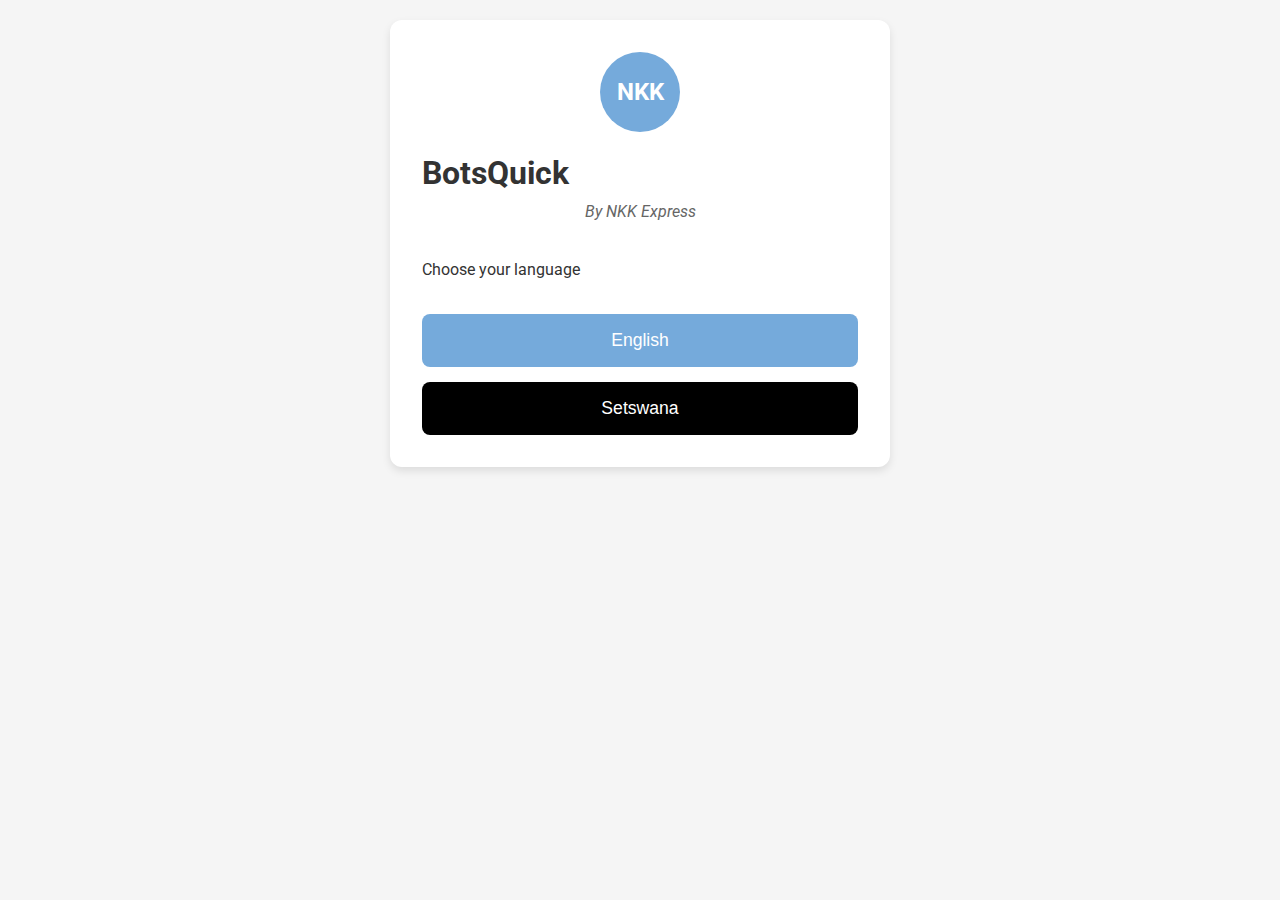
<file: index.html>
<!DOCTYPE html>
<html lang="en">
<head>
    <meta charset="UTF-8">
    <meta name="viewport" content="width=device-width, initial-scale=1.0">
    <title>BotsQuick - NKK Express</title>
    <link rel="stylesheet" href="styles.css">
</head>
<body>
    <div class="container">
        <div class="card">
            <div class="logo-placeholder">NKK</div>
            <h1>BotsQuick</h1>
            <p class="tagline" data-translate="byNkk">By NKK Express</p>
            <p data-translate="chooseLanguage">Choose your language</p>
            
            <div class="button-group">
                <button class="btn-primary" onclick="chooseLanguage('en')">English</button>
                <button class="btn-secondary" onclick="chooseLanguage('tn')">Setswana</button>
            </div>
        </div>
    </div>

    <script src="lang-config.js"></script>
    <script>
        function chooseLanguage(lang) {
            localStorage.setItem('userLanguage', lang);
            window.location.href = "home.html";
        }
    </script>
</body>
</html>
</file>
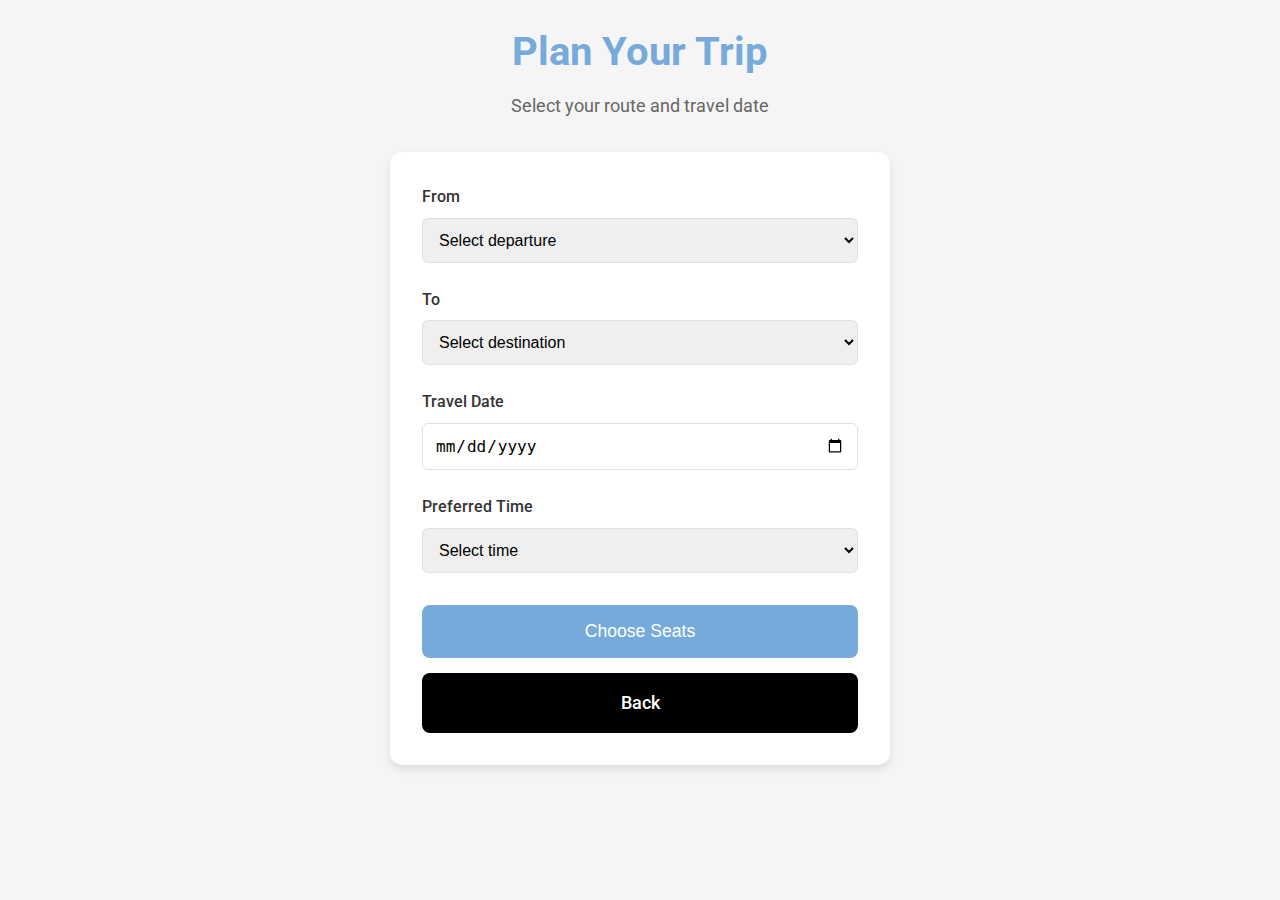
<file: booking.html>
<!DOCTYPE html>
<html lang="en">
<head>
    <meta charset="UTF-8">
    <meta name="viewport" content="width=device-width, initial-scale=1.0">
    <title data-translate="planTrip">Plan Your Trip - BotsQuick</title>
    <link rel="stylesheet" href="styles.css">
</head>
<body>
    <div class="container">
        <header>
            <h1 data-translate="planTrip">Plan Your Trip</h1>
            <p data-translate="selectRoute">Select your route and travel date</p>
        </header>

        <main class="main-content">
            <div class="card">
                <form id="booking-form">
                    <div class="form-group">
                        <label data-translate="from">From</label>
                        <select id="from" required>
                            <option value="" data-translate="selectDeparture">Select departure</option>
                            <option value="gaborone">Gaborone</option>
                            <option value="francistown">Francistown</option>
                            <option value="maun">Maun</option>
                            <option value="serowe">Serowe</option>
                            <option value="molepolole">Molepolole</option>
                        </select>
                    </div>

                    <div class="form-group">
                        <label data-translate="to">To</label>
                        <select id="to" required>
                            <option value="" data-translate="selectDestination">Select destination</option>
                            <option value="gaborone">Gaborone</option>
                            <option value="francistown">Francistown</option>
                            <option value="maun">Maun</option>
                            <option value="serowe">Serowe</option>
                            <option value="molepolole">Molepolole</option>
                        </select>
                    </div>

                    <div class="form-group">
                        <label data-translate="travelDate">Travel Date</label>
                        <input type="date" id="date" required min="">
                    </div>

                    <div class="form-group">
                        <label data-translate="preferredTime">Preferred Time</label>
                        <select id="time" required>
                            <option value="" data-translate="selectTime">Select time</option>
                            <option value="06:00">06:00</option>
                            <option value="08:00">08:00</option>
                            <option value="10:00">10:00</option>
                            <option value="12:00">12:00</option>
                            <option value="14:00">14:00</option>
                            <option value="16:00">16:00</option>
                            <option value="18:00">18:00</option>
                        </select>
                    </div>

                    <div class="button-group">
                        <button type="submit" class="btn-primary" data-translate="chooseSeats">Choose Seats</button>
                        <a href="home.html" class="btn-secondary" data-translate="back">Back</a>
                    </div>
                </form>
            </div>
        </main>
    </div>

    <script src="lang-config.js"></script>
    <script>
        document.addEventListener('DOMContentLoaded', function() {
            const lang = getCurrentLanguage();
            applyTranslations(lang);
            
            const today = new Date().toISOString().split('T')[0];
            document.getElementById('date').min = today;
            
            document.getElementById('booking-form').addEventListener('submit', function(e) {
                e.preventDefault();
                const bookingDetails = {
                    from: document.getElementById('from').value,
                    to: document.getElementById('to').value,
                    date: document.getElementById('date').value,
                    time: document.getElementById('time').value
                };
                localStorage.setItem('bookingDetails', JSON.stringify(bookingDetails));
                window.location.href = 'seats.html';
            });
        });
    </script>
</body>
</html>
</file>
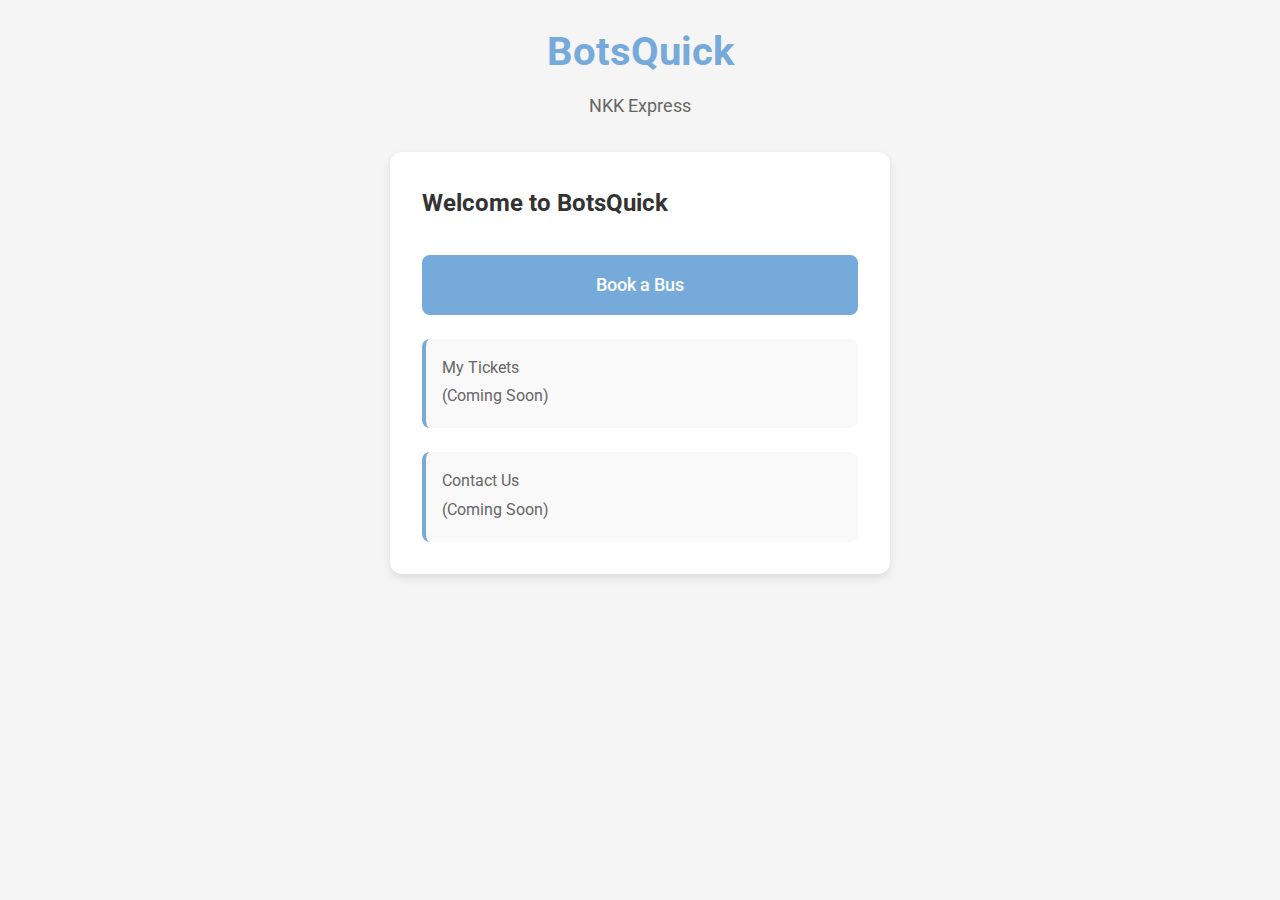
<file: home.html>
<!DOCTYPE html>
<html lang="en">
<head>
    <meta charset="UTF-8">
    <meta name="viewport" content="width=device-width, initial-scale=1.0">
    <title>Home - BotsQuick</title>
    <link rel="stylesheet" href="styles.css">
</head>
<body>
    <div class="container">
        <header>
            <h1>BotsQuick</h1>
            <p>NKK Express</p>
        </header>

        <main class="main-content">
            <div class="card">
                <h2 data-translate="welcome">Welcome</h2>
                
                <div class="button-group">
                    <a href="booking.html" class="btn-primary" data-translate="bookBus">Book a Bus</a>
                </div>

                <div class="feature-placeholder">
                    <p data-translate="myTickets">My Tickets</p>
                    <p data-translate="comingSoon">(Coming Soon)</p>
                </div>
                <div class="feature-placeholder">
                    <p data-translate="contactUs">Contact Us</p>
                    <p data-translate="comingSoon">(Coming Soon)</p>
                </div>
            </div>
        </main>
    </div>

    <script src="lang-config.js"></script>
    <script>
        document.addEventListener('DOMContentLoaded', function() {
            const lang = getCurrentLanguage();
            applyTranslations(lang);
        });
    </script>
</body>
</html>
</file>
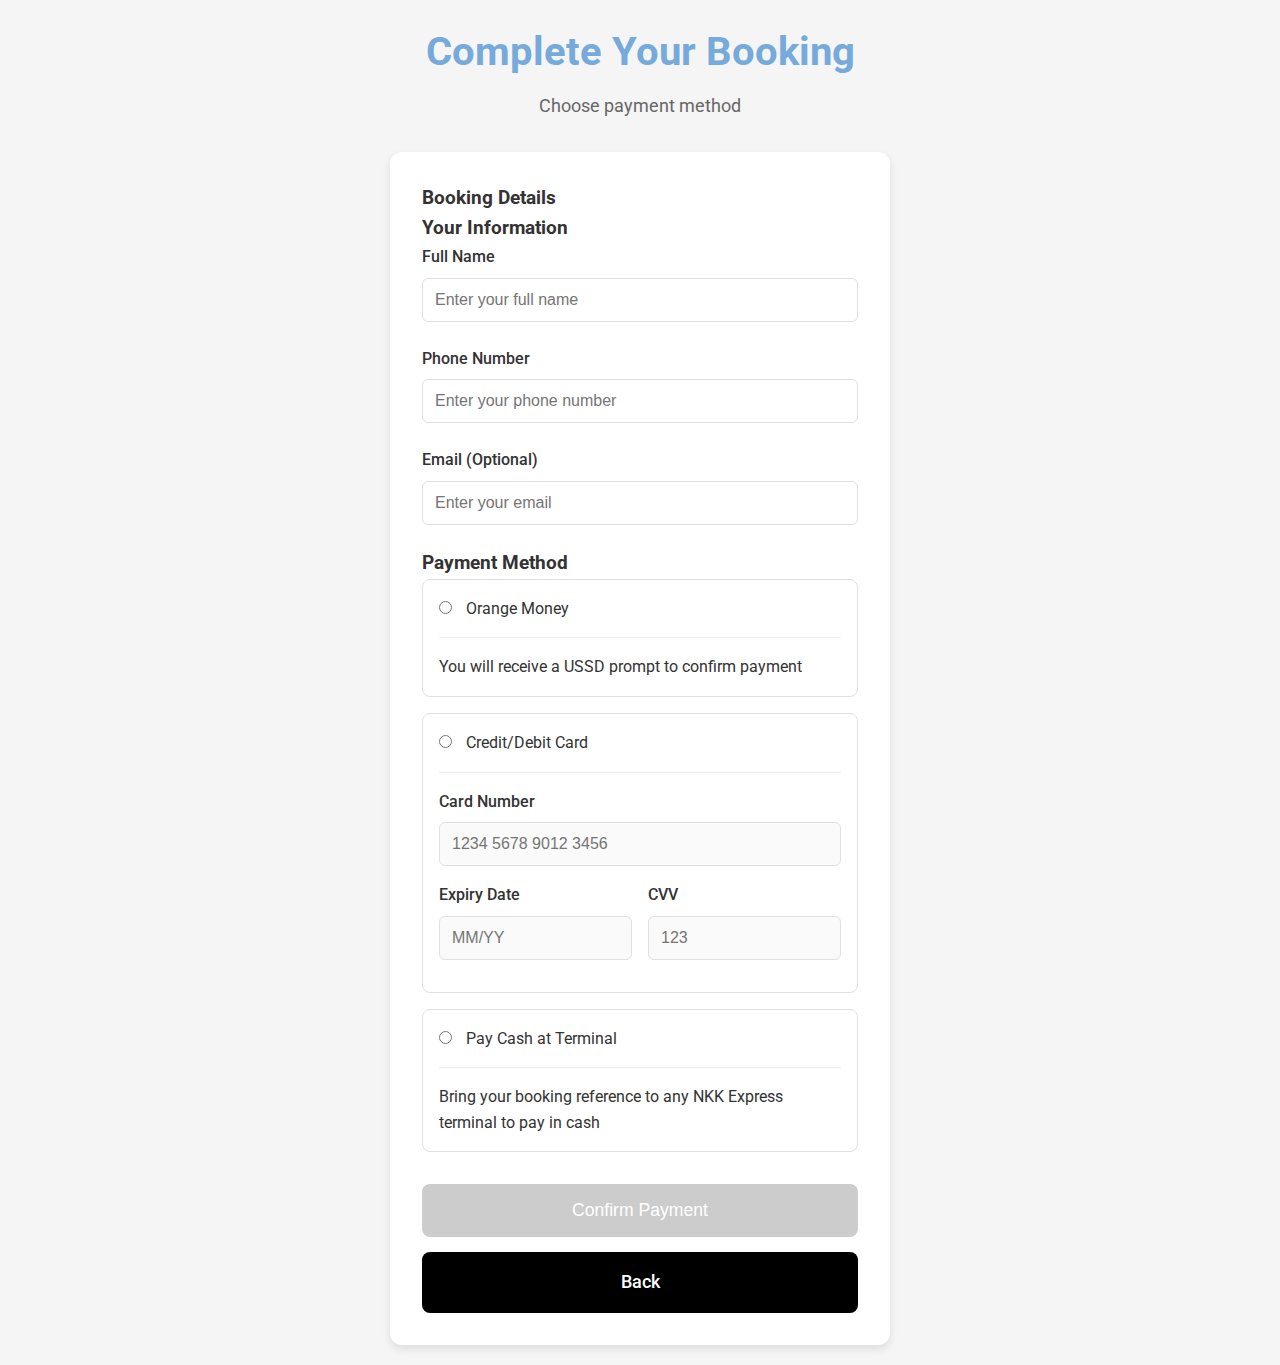
<file: payment.html>
<!DOCTYPE html>
<html lang="en">
<head>
    <meta charset="UTF-8">
    <meta name="viewport" content="width=device-width, initial-scale=1.0">
    <title data-translate="completeBooking">Complete Your Booking - BotsQuick</title>
    <link rel="stylesheet" href="styles.css">
</head>
<body>
    <div class="container">
        <header>
            <h1 data-translate="completeBooking">Complete Your Booking</h1>
            <p data-translate="choosePayment">Choose payment method</p>
        </header>

        <main class="main-content">
            <div class="card">
                <div class="booking-summary">
                    <h3 data-translate="bookingDetails">Booking Details</h3>
                    <div id="payment-summary"></div>
                </div>

                <div class="customer-info">
                    <h3 data-translate="yourInfo">Your Information</h3>
                    <form id="customer-form">
                        <div class="form-group">
                            <label data-translate="fullName">Full Name</label>
                            <input type="text" id="fullname" required data-translate="enterName" placeholder="Enter your full name">
                        </div>
                        <div class="form-group">
                            <label data-translate="phoneNumber">Phone Number</label>
                            <input type="tel" id="phone" required data-translate="enterPhone" placeholder="Enter your phone number">
                        </div>
                        <div class="form-group">
                            <label data-translate="email">Email (Optional)</label>
                            <input type="email" id="email" data-translate="enterEmail" placeholder="Enter your email">
                        </div>
                    </form>
                </div>

                <div class="payment-methods">
                    <h3 data-translate="paymentMethod">Payment Method</h3>
                    
                    <div class="payment-option" onclick="selectPayment('orange')">
                        <input type="radio" name="payment" id="orange-money" value="orange">
                        <label for="orange-money" data-translate="orangeMoney">Orange Money</label>
                        <div class="payment-details">
                            <p data-translate="ussdPrompt">You will receive a USSD prompt to confirm payment</p>
                        </div>
                    </div>

                    <div class="payment-option" onclick="selectPayment('card')">
                        <input type="radio" name="payment" id="card" value="card">
                        <label for="card" data-translate="card">Credit/Debit Card</label>
                        <div class="payment-details">
                            <div class="form-group">
                                <label data-translate="cardNumber">Card Number</label>
                                <input type="text" id="card-number" placeholder="1234 5678 9012 3456" disabled>
                            </div>
                            <div class="form-row">
                                <div class="form-group">
                                    <label data-translate="expiryDate">Expiry Date</label>
                                    <input type="text" id="expiry" placeholder="MM/YY" disabled>
                                </div>
                                <div class="form-group">
                                    <label data-translate="cvv">CVV</label>
                                    <input type="text" id="cvv" placeholder="123" disabled>
                                </div>
                            </div>
                        </div>
                    </div>

                    <div class="payment-option" onclick="selectPayment('cash')">
                        <input type="radio" name="payment" id="cash" value="cash">
                        <label for="cash" data-translate="cash">Pay Cash at Terminal</label>
                        <div class="payment-details">
                            <p data-translate="cashInstructions">Bring your booking reference to any NKK Express terminal to pay in cash</p>
                        </div>
                    </div>
                </div>

                <div class="button-group">
                    <button onclick="processPayment()" class="btn-primary" id="pay-btn" disabled data-translate="confirmPayment">Confirm Payment</button>
                    <a href="seats.html" class="btn-secondary" data-translate="back">Back</a>
                </div>
            </div>
        </main>
    </div>

    <script src="lang-config.js"></script>
    <script>
        document.addEventListener('DOMContentLoaded', function() {
            const lang = getCurrentLanguage();
            applyTranslations(lang);
            
            const booking = JSON.parse(localStorage.getItem('bookingDetails') || '{}');
            const summaryDiv = document.getElementById('payment-summary');
            
            if (booking.from && booking.to) {
                summaryDiv.innerHTML = `
                    <p><strong data-translate="route">Route</strong>: ${booking.from} → ${booking.to}</p>
                    <p><strong data-translate="date">Date</strong>: ${booking.date}</p>
                    <p><strong data-translate="time">Time</strong>: ${booking.time}</p>
                    <p><strong data-translate="selectedSeat">Selected Seat</strong>: ${booking.seat || '-'}</p>
                    <p><strong data-translate="totalPaid">Total Paid</strong>: ${booking.price ? booking.price.toFixed(2) : '0.00'} BWP</p>
                `;
            }
        });

        function selectPayment(method) {
            document.getElementById('pay-btn').disabled = false;
            if (method === 'card') {
                document.getElementById('card-number').disabled = false;
                document.getElementById('expiry').disabled = false;
                document.getElementById('cvv').disabled = false;
            }
        }

        function processPayment() {
            const form = document.getElementById('customer-form');
            if (!form.checkValidity()) {
                form.reportValidity();
                return;
            }

            const ref = 'NKK' + Math.random().toString(36).substr(2, 9).toUpperCase();
            const customerInfo = {
                name: document.getElementById('fullname').value,
                phone: document.getElementById('phone').value,
                email: document.getElementById('email').value,
                paymentMethod: document.querySelector('input[name="payment"]:checked').value,
                reference: ref
            };
            
            const completeBooking = {...JSON.parse(localStorage.getItem('bookingDetails') || '{}'), ...customerInfo};
            localStorage.setItem('completeBooking', JSON.stringify(completeBooking));
            
            window.location.href = 'confirmation.html';
        }
    </script>
</body>
</html>
</file>
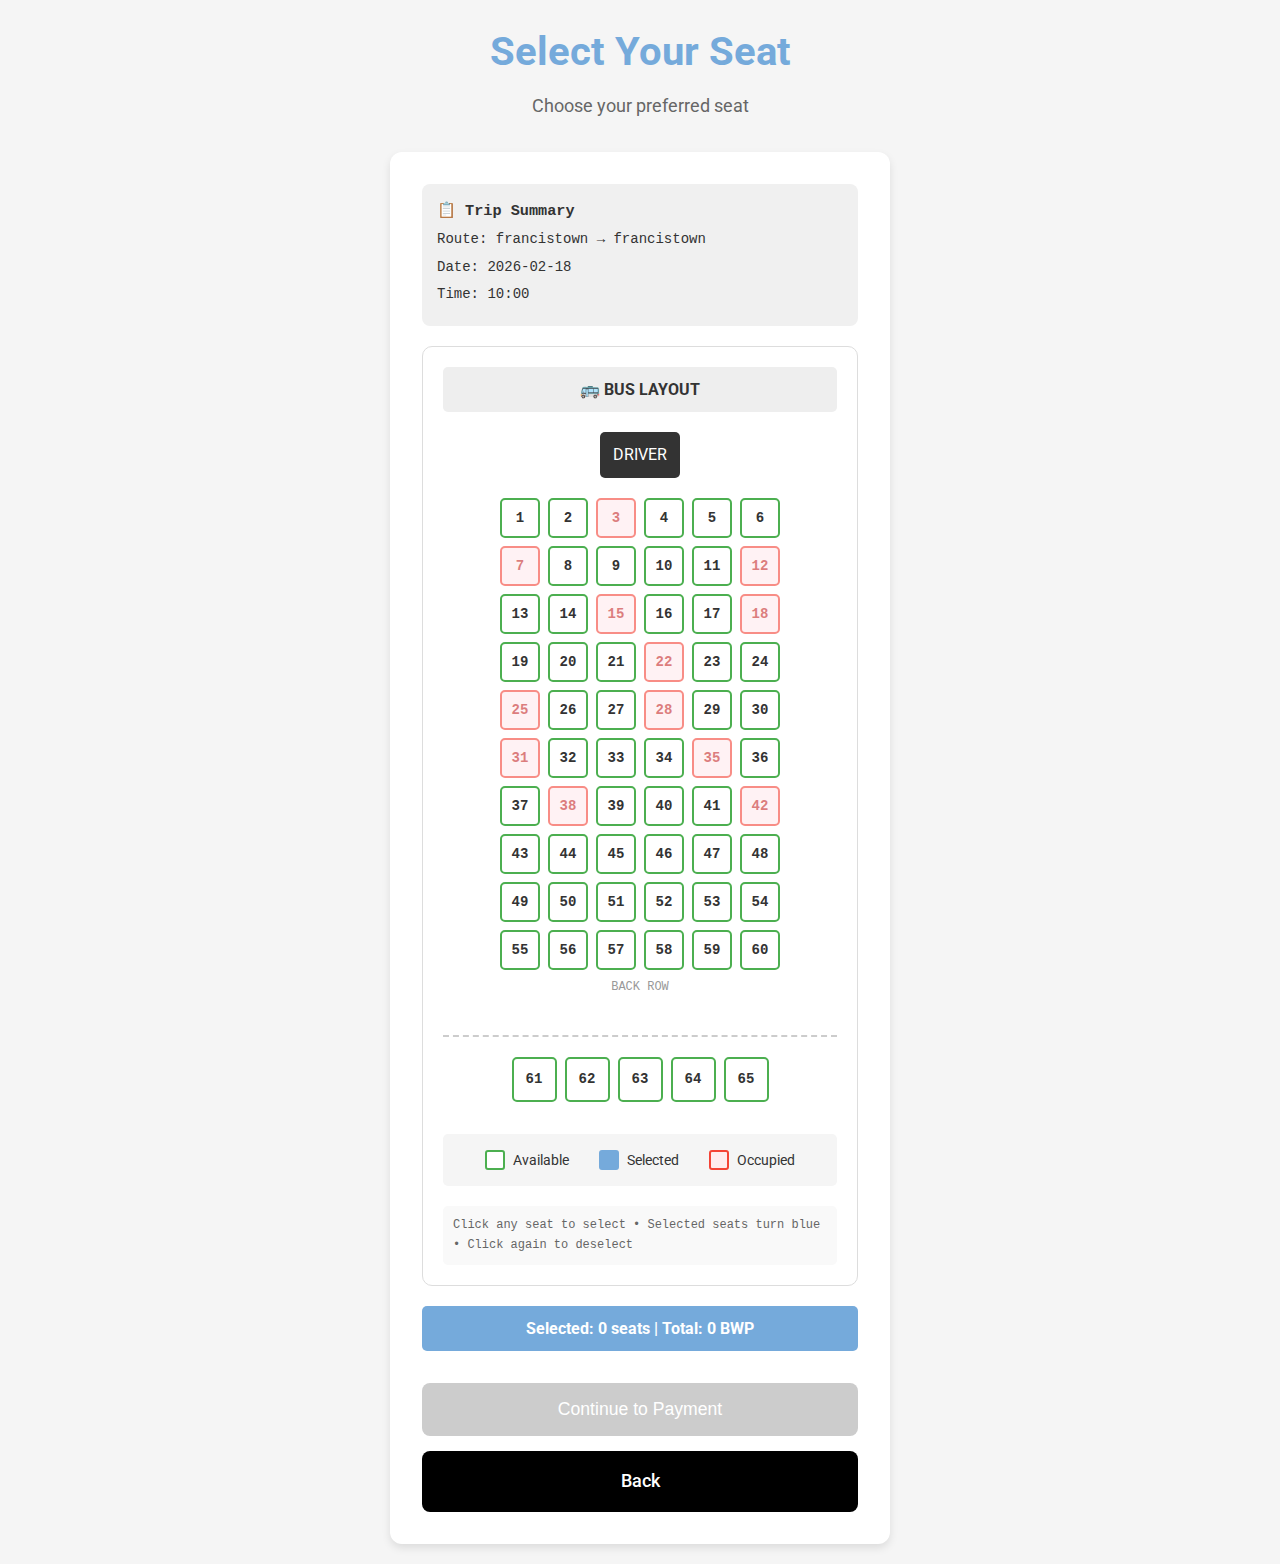
<file: seats.html>
<!DOCTYPE html>
<html lang="en">
<head>
    <meta charset="UTF-8">
    <meta name="viewport" content="width=device-width, initial-scale=1.0">
    <title data-translate="selectSeat">Select Your Seat - BotsQuick</title>
    <link rel="stylesheet" href="styles.css">
    <style>
        /* Clean seat layout */
        .trip-summary {
            background: #f0f0f0;
            padding: 15px;
            border-radius: 8px;
            margin-bottom: 20px;
            font-family: monospace;
        }

        .trip-summary p {
            margin: 5px 0;
            font-size: 14px;
        }

        .bus-layout-container {
            background: white;
            padding: 20px;
            border-radius: 10px;
            margin: 20px 0;
            border: 1px solid #ddd;
        }

        .bus-header {
            text-align: center;
            font-weight: bold;
            margin-bottom: 20px;
            padding: 10px;
            background: #eee;
            border-radius: 5px;
        }

        .driver-area {
            text-align: center;
            padding: 10px;
            background: #333;
            color: white;
            border-radius: 5px;
            margin-bottom: 20px;
            width: 80px;
            margin-left: auto;
            margin-right: auto;
        }

        .seats-grid {
            display: flex;
            flex-direction: column;
            gap: 8px;
            font-family: monospace;
        }

        .seat-row {
            display: flex;
            justify-content: center;
            gap: 8px;
        }

        .seat-number {
            width: 40px;
            height: 40px;
            display: flex;
            align-items: center;
            justify-content: center;
            background: white;
            border: 2px solid #4CAF50;
            border-radius: 5px;
            cursor: pointer;
            font-weight: bold;
            font-size: 14px;
            transition: all 0.1s ease;
        }

        .seat-number.available {
            background: white;
            border-color: #4CAF50;
            color: #333;
        }

        .seat-number.available:hover {
            background: #e8f5e8;
        }

        .seat-number.selected {
            background: #75AADB !important;
            border-color: #75AADB !important;
            color: white !important;
        }

        .seat-number.occupied {
            background: #ffebee;
            border-color: #F44336;
            color: #c62828;
            cursor: not-allowed;
            opacity: 0.6;
        }

        .back-row {
            margin-top: 20px;
            border-top: 2px dashed #ccc;
            padding-top: 20px;
        }

        .back-row-label {
            text-align: center;
            color: #999;
            font-size: 12px;
            margin-bottom: 10px;
        }

        .back-row .seat-number {
            width: 45px;
            height: 45px;
        }

        .legend {
            display: flex;
            justify-content: center;
            gap: 30px;
            margin: 20px 0;
            padding: 15px;
            background: #f5f5f5;
            border-radius: 5px;
        }

        .legend-item {
            display: flex;
            align-items: center;
            gap: 8px;
            font-size: 14px;
        }

        .legend-box {
            width: 20px;
            height: 20px;
            border-radius: 3px;
        }

        .legend-box.available {
            background: white;
            border: 2px solid #4CAF50;
        }

        .legend-box.selected {
            background: #75AADB;
        }

        .legend-box.occupied {
            background: #ffebee;
            border: 2px solid #F44336;
        }

        .selected-count {
            background: #75AADB;
            color: white;
            padding: 10px;
            border-radius: 5px;
            text-align: center;
            margin: 15px 0;
            font-weight: bold;
        }

        .seat-numbers-reference {
            font-family: monospace;
            background: #f9f9f9;
            padding: 10px;
            border-radius: 5px;
            margin-top: 15px;
            font-size: 12px;
            color: #666;
        }
    </style>
</head>
<body>
    <div class="container">
        <header>
            <h1 data-translate="selectSeat">Select Your Seat</h1>
            <p data-translate="choosePreferred">Click seats to select (click again to deselect)</p>
        </header>

        <main class="main-content">
            <div class="card">
                <!-- Trip Summary (like your image) -->
                <div class="trip-summary">
                    <h3>📋 Trip Summary</h3>
                    <p>Route: <span id="route-display">francistown → francistown</span></p>
                    <p>Date: <span id="date-display">2026-02-18</span></p>
                    <p>Time: <span id="time-display">10:00</span></p>
                </div>

                <!-- Bus Layout -->
                <div class="bus-layout-container">
                    <div class="bus-header">🚌 BUS LAYOUT</div>
                    
                    <!-- Driver -->
                    <div class="driver-area">DRIVER</div>

                    <!-- Seats Grid -->
                    <div class="seats-grid" id="seats-container">
                        <!-- Seats will be generated here -->
                    </div>

                    <!-- Legend -->
                    <div class="legend">
                        <div class="legend-item">
                            <div class="legend-box available"></div>
                            <span>Available</span>
                        </div>
                        <div class="legend-item">
                            <div class="legend-box selected"></div>
                            <span>Selected</span>
                        </div>
                        <div class="legend-item">
                            <div class="legend-box occupied"></div>
                            <span>Occupied</span>
                        </div>
                    </div>

                    <!-- Seat reference (like your image bottom row) -->
                    <div class="seat-numbers-reference">
                        Click any seat to select • Selected seats turn blue • Click again to deselect
                    </div>
                </div>

                <!-- Selection Summary -->
                <div class="selected-count" id="selection-summary">
                    Selected: 0 seats | Total: 0 BWP
                </div>

                <div class="button-group">
                    <button onclick="proceedToPayment()" class="btn-primary" id="proceed-btn" disabled>
                        Continue to Payment
                    </button>
                    <a href="booking.html" class="btn-secondary" data-translate="back">Back</a>
                </div>
            </div>
        </main>
    </div>

    <script src="lang-config.js"></script>
    <script>
        let selectedSeats = new Set();
        const pricePerSeat = 120;
        
        // Occupied seats (for demo)
        const occupiedSeats = [3, 7, 12, 15, 18, 22, 25, 28, 31, 35, 38, 42];

        document.addEventListener('DOMContentLoaded', function() {
            const lang = getCurrentLanguage();
            applyTranslations(lang);
            
            // Load booking details
            const booking = JSON.parse(localStorage.getItem('bookingDetails') || '{}');
            if (booking.from && booking.to) {
                document.getElementById('route-display').textContent = `${booking.from} → ${booking.to}`;
                document.getElementById('date-display').textContent = booking.date || '2026-02-18';
                document.getElementById('time-display').textContent = booking.time || '10:00';
            }

            generateSeats();
        });

        function generateSeats() {
            const container = document.getElementById('seats-container');
            container.innerHTML = '';

            // Generate rows 1-10 (6 seats per row)
            for (let row = 1; row <= 10; row++) {
                const rowDiv = document.createElement('div');
                rowDiv.className = 'seat-row';
                
                // 6 seats per row
                for (let col = 1; col <= 6; col++) {
                    const seatNumber = (row - 1) * 6 + col;
                    const seat = createSeat(seatNumber);
                    rowDiv.appendChild(seat);
                }
                
                container.appendChild(rowDiv);
            }

            // Back row (5 seats)
            const backRowDiv = document.createElement('div');
            backRowDiv.className = 'seat-row back-row';
            
            // Add label for back row
            const backLabel = document.createElement('div');
            backLabel.className = 'back-row-label';
            backLabel.textContent = 'BACK ROW';
            container.appendChild(backLabel);
            
            // 5 seats in back row
            for (let col = 1; col <= 5; col++) {
                const seatNumber = 60 + col; // Seats 61-65
                const seat = createSeat(seatNumber);
                backRowDiv.appendChild(seat);
            }
            
            container.appendChild(backRowDiv);
        }

        function createSeat(seatNumber) {
            const seat = document.createElement('div');
            seat.className = 'seat-number';
            seat.textContent = seatNumber;
            
            if (occupiedSeats.includes(seatNumber)) {
                seat.classList.add('occupied');
            } else {
                seat.classList.add('available');
                seat.onclick = function() { toggleSeat(seatNumber, seat); };
            }
            
            return seat;
        }

        function toggleSeat(seatNumber, element) {
            // Check if seat is occupied - if yes, do nothing
            if (occupiedSeats.includes(seatNumber)) {
                return;
            }
            
            if (selectedSeats.has(seatNumber)) {
                // Deselect this seat
                selectedSeats.delete(seatNumber);
                element.classList.remove('selected');
                element.classList.add('available');
            } else {
                // Select this seat
                selectedSeats.add(seatNumber);
                element.classList.remove('available');
                element.classList.add('selected');
            }
            
            // Update the summary
            updateSelectionSummary();
            
            // Debug - show what's selected
            console.log('Selected seats:', Array.from(selectedSeats));
        }

        function updateSelectionSummary() {
            const count = selectedSeats.size;
            const total = count * pricePerSeat;
            
            // Update summary text
            document.getElementById('selection-summary').textContent = 
                `Selected: ${count} seat${count !== 1 ? 's' : ''} | Total: ${total} BWP`;
            
            // Enable/disable proceed button
            document.getElementById('proceed-btn').disabled = count === 0;
            
            // Save to localStorage
            const booking = JSON.parse(localStorage.getItem('bookingDetails') || '{}');
            booking.selectedSeats = Array.from(selectedSeats);
            booking.totalPrice = total;
            localStorage.setItem('bookingDetails', JSON.stringify(booking));
        }

        function proceedToPayment() {
            if (selectedSeats.size > 0) {
                window.location.href = 'payment.html';
            }
        }
    </script>
</body>
</html>
</file>
<file: styles.css>
@import url('https://fonts.googleapis.com/css2?family=Roboto:wght@300;400;500;700&display=swap');

:root {
    --primary-blue: #75AADB;
    --primary-black: #000000;
    --background: #F5F5F5;
    --card-background: #FFFFFF;
    --text-dark: #333333;
    --text-light: #666666;
    --success: #4CAF50;
    --warning: #FF9800;
    --error: #F44336;
    --shadow: 0 4px 8px rgba(0,0,0,0.1);
    --border: 1px solid #e0e0e0;
}

* {
    margin: 0;
    padding: 0;
    box-sizing: border-box;
}

body {
    font-family: 'Roboto', sans-serif;
    background-color: var(--background);
    color: var(--text-dark);
    line-height: 1.6;
    padding: 0;
}

.container {
    max-width: 100%;
    min-height: 100vh;
    padding: 20px;
    display: flex;
    flex-direction: column;
}

header {
    text-align: center;
    margin-bottom: 2rem;
}

header h1 {
    color: var(--primary-blue);
    font-size: 2.5rem;
    margin-bottom: 0.5rem;
}

header p {
    color: var(--text-light);
    font-size: 1.1rem;
}

.card {
    background: var(--card-background);
    padding: 2rem;
    border-radius: 12px;
    box-shadow: var(--shadow);
    width: 100%;
    max-width: 500px;
    margin: 0 auto;
}

.logo-placeholder {
    width: 80px;
    height: 80px;
    background: var(--primary-blue);
    color: white;
    border-radius: 50%;
    display: flex;
    align-items: center;
    justify-content: center;
    font-size: 1.5rem;
    font-weight: bold;
    margin: 0 auto 1rem;
}

.tagline {
    color: var(--text-light);
    font-style: italic;
    margin-bottom: 2rem;
    text-align: center;
}

.form-group {
    margin-bottom: 1.5rem;
}

.form-group label {
    display: block;
    margin-bottom: 0.5rem;
    font-weight: 500;
    color: var(--text-dark);
}

.form-group input,
.form-group select {
    width: 100%;
    padding: 12px;
    border: var(--border);
    border-radius: 6px;
    font-size: 1rem;
    transition: border-color 0.3s ease;
}

.form-group input:focus,
.form-group select:focus {
    outline: none;
    border-color: var(--primary-blue);
}

.form-row {
    display: flex;
    gap: 1rem;
}

.form-row .form-group {
    flex: 1;
}

.button-group {
    display: flex;
    flex-direction: column;
    gap: 15px;
    margin-top: 2rem;
}

.btn-primary, .btn-secondary {
    padding: 16px 24px;
    border: none;
    border-radius: 8px;
    font-size: 1.1rem;
    font-weight: 500;
    cursor: pointer;
    transition: all 0.3s ease;
    text-decoration: none;
    text-align: center;
    display: block;
}

.btn-primary {
    background-color: var(--primary-blue);
    color: white;
}

.btn-primary:hover:not(:disabled) {
    background-color: #5a8fc9;
    transform: translateY(-2px);
}

.btn-primary:disabled {
    background-color: #cccccc;
    cursor: not-allowed;
}

.btn-secondary {
    background-color: var(--primary-black);
    color: white;
}

.btn-secondary:hover {
    background-color: #333;
    transform: translateY(-2px);
}

.feature-placeholder {
    background-color: #f9f9f9;
    padding: 1rem;
    border-radius: 8px;
    margin-top: 1.5rem;
    border-left: 4px solid var(--primary-blue);
}

.feature-placeholder p {
    margin-bottom: 0.2rem;
    color: var(--text-light);
}

/* Seat Selection Styles */
.bus-layout {
    margin: 2rem 0;
}

.bus-driver {
    background: #333;
    color: white;
    padding: 10px;
    text-align: center;
    border-radius: 6px;
    margin-bottom: 1rem;
    font-weight: bold;
}

.seats-grid {
    display: grid;
    grid-template-columns: repeat(4, 1fr);
    gap: 10px;
    margin-bottom: 2rem;
}

.seat {
    width: 50px;
    height: 50px;
    border-radius: 8px;
    display: flex;
    align-items: center;
    justify-content: center;
    font-weight: bold;
    cursor: pointer;
    transition: all 0.3s ease;
    border: 2px solid transparent;
}

.seat.available {
    background-color: #e8f5e8;
    border-color: #4CAF50;
    color: #2e7d32;
}

.seat.available:hover {
    background-color: #c8e6c9;
    transform: scale(1.05);
}

.seat.selected {
    background-color: var(--primary-blue);
    color: white;
    border-color: var(--primary-blue);
}

.seat.occupied {
    background-color: #ffebee;
    border-color: #F44336;
    color: #c62828;
    cursor: not-allowed;
}

.seat-legend {
    display: flex;
    justify-content: center;
    gap: 20px;
    margin-bottom: 1rem;
}

.legend-item {
    display: flex;
    align-items: center;
    gap: 5px;
}

.legend-item .seat {
    width: 20px;
    height: 20px;
    cursor: default;
}

.selection-summary {
    background: #f8f9fa;
    padding: 1rem;
    border-radius: 8px;
    margin: 1rem 0;
    text-align: center;
}

.selection-summary p {
    margin: 0.5rem 0;
    font-weight: 500;
}

/* Payment Styles */
.payment-option {
    border: var(--border);
    border-radius: 8px;
    padding: 1rem;
    margin-bottom: 1rem;
    cursor: pointer;
    transition: all 0.3s ease;
}

.payment-option:hover {
    border-color: var(--primary-blue);
    background-color: #f8f9fa;
}

.payment-option input[type="radio"] {
    margin-right: 10px;
}

.payment-details {
    margin-top: 1rem;
    padding-top: 1rem;
    border-top: 1px solid #eee;
}

.payment-details .form-group {
    margin-bottom: 1rem;
}

/* Confirmation Styles */
.confirmation-card {
    text-align: center;
}

.confirmation-icon {
    width: 80px;
    height: 80px;
    background: var(--success);
    color: white;
    border-radius: 50%;
    display: flex;
    align-items: center;
    justify-content: center;
    font-size: 2rem;
    margin: 0 auto 1rem;
}

.booking-details {
    background: #f8f9fa;
    padding: 1.5rem;
    border-radius: 8px;
    margin: 1.5rem 0;
    text-align: left;
}

.booking-details h3 {
    margin-bottom: 1rem;
    color: var(--primary-blue);
}

.booking-details p {
    margin: 0.5rem 0;
}

.important-info {
    background: #fff3cd;
    border: 1px solid #ffeaa7;
    border-radius: 8px;
    padding: 1.5rem;
    margin: 1.5rem 0;
    text-align: left;
}

.important-info h3 {
    color: #856404;
    margin-bottom: 1rem;
}

.important-info ul {
    padding-left: 1.5rem;
}

.important-info li {
    margin-bottom: 0.5rem;
    color: #856404;
}

/* Responsive Design */
@media (max-width: 768px) {
    .container {
        padding: 15px;
    }
    
    .card {
        padding: 1.5rem;
    }
    
    header h1 {
        font-size: 2rem;
    }
    
    .seats-grid {
        grid-template-columns: repeat(3, 1fr);
    }
    
    .seat {
        width: 45px;
        height: 45px;
        font-size: 0.9rem;
    }
    
    .form-row {
        flex-direction: column;
        gap: 0;
    }
}

@media (max-width: 480px) {
    .seats-grid {
        grid-template-columns: repeat(2, 1fr);
    }
    
    .seat-legend {
        flex-direction: column;
        gap: 10px;
    }
    
    .btn-primary, .btn-secondary {
        padding: 14px 20px;
        font-size: 1rem;
    }
}

/* Print Styles for Ticket */
@media print {
    body * {
        visibility: hidden;
    }
    .confirmation-card,
    .confirmation-card * {
        visibility: visible;
    }
    .confirmation-card {
        position: absolute;
        left: 0;
        top: 0;
        width: 100%;
        box-shadow: none;
    }
    .button-group {
        display: none;
    }
}
</file>
